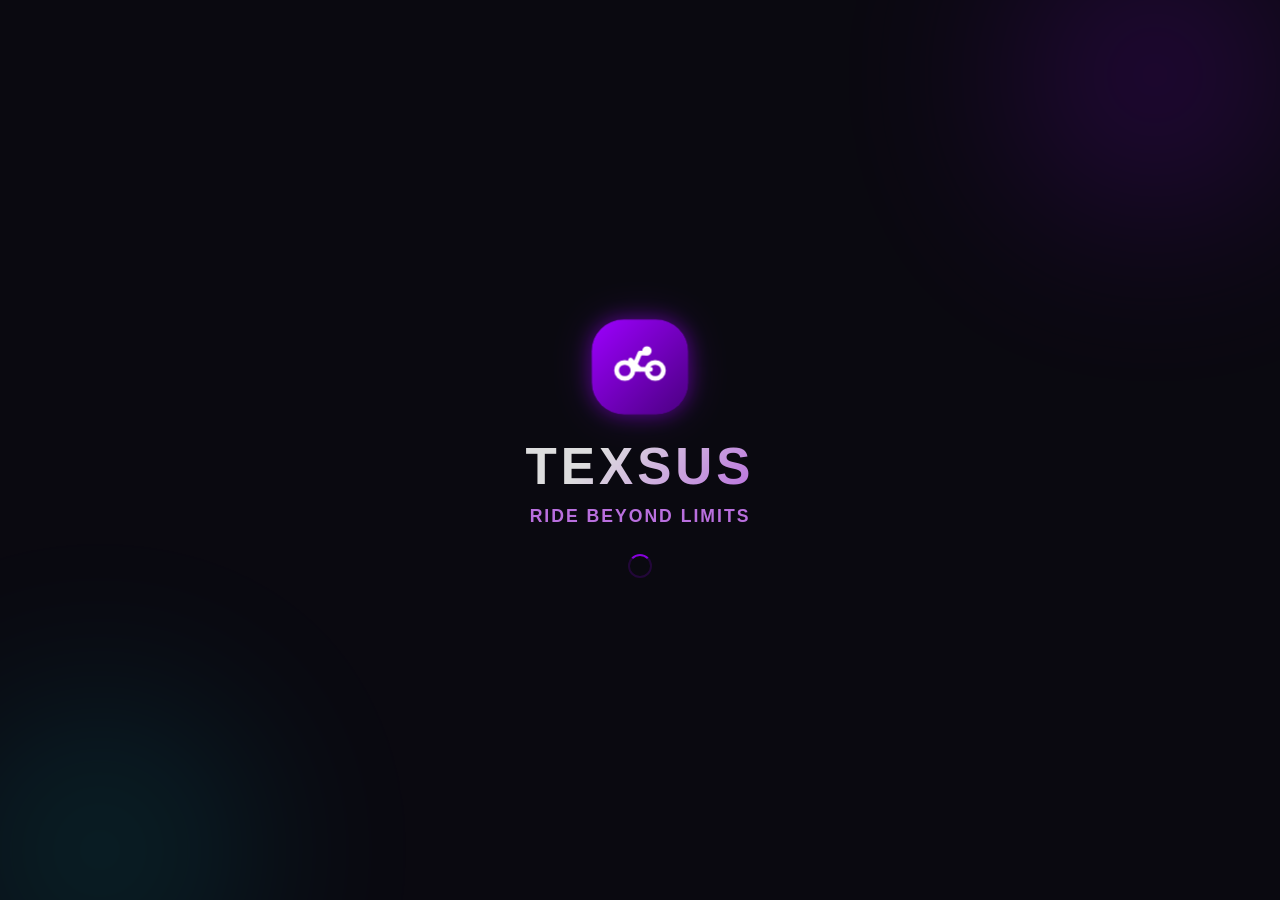
<file: index.html>
<!DOCTYPE html>
<html lang="en" data-theme="dark">
<head>
  <meta charset="UTF-8">
  <meta name="viewport" content="width=device-width, initial-scale=1.0, maximum-scale=1.0, user-scalable=no, viewport-fit=cover">
  <title>TEXSUS — Ride Beyond Limits | Premium 3D Bike Taxi</title>

  <!-- PWA & Mobile Meta Tags -->
  <meta name="description" content="TEXSUS - Premium 3D Bike Taxi Progressive Web Application. Ride Beyond Limits across India.">
  <meta name="theme-color" content="#9d00ff">
  <meta name="apple-mobile-web-app-capable" content="yes">
  <meta name="apple-mobile-web-app-status-bar-style" content="black-translucent">
  <meta name="apple-mobile-web-app-title" content="TEXSUS">
  <link rel="manifest" href="./manifest.webmanifest">
  <link rel="icon" type="image/svg+xml" href="./assets/icons/icon-192.svg">
  <link rel="apple-touch-icon" href="./assets/icons/icon-192.svg">

  <!-- Core Stylesheets -->
  <link rel="stylesheet" href="./css/reset.css">
  <link rel="stylesheet" href="./css/variables.css">
  <link rel="stylesheet" href="./css/themes.css">
  <link rel="stylesheet" href="./css/layout.css">
  <link rel="stylesheet" href="./css/components.css">
  <link rel="stylesheet" href="./css/animations.css">
  <link rel="stylesheet" href="./css/responsive.css">

  <!-- GSAP Animation Library (CDN with graceful fallback in animator.js) -->
  <script src="https://cdnjs.cloudflare.com/ajax/libs/gsap/3.12.5/gsap.min.js" integrity="sha512-7eHRwcbYkK4d9g/6tD/mhkf++qhIOayuvWFssIFvpH5TxckoSBKX679UmChpt3gsvhHSgyL14VNQR44ZBRPdQ==" crossorigin="anonymous" referrerpolicy="no-referrer"></script>
</head>
<body>
  <!-- Ambient 3D Neon Background Glows -->
  <div class="ambient-glow ambient-glow-1"></div>
  <div class="ambient-glow ambient-glow-2"></div>

  <!-- Primary Application Container -->
  <div id="app-root" class="app-shell">
    <!-- Rendered dynamically by Router (Splash -> Onboarding -> RoleSelect -> Customer / Driver / Admin / Owner) -->
  </div>

  <!-- Main ES Module Bootstrap -->
  <script type="module" src="./js/app.js"></script>
</body>
</html>
</file>
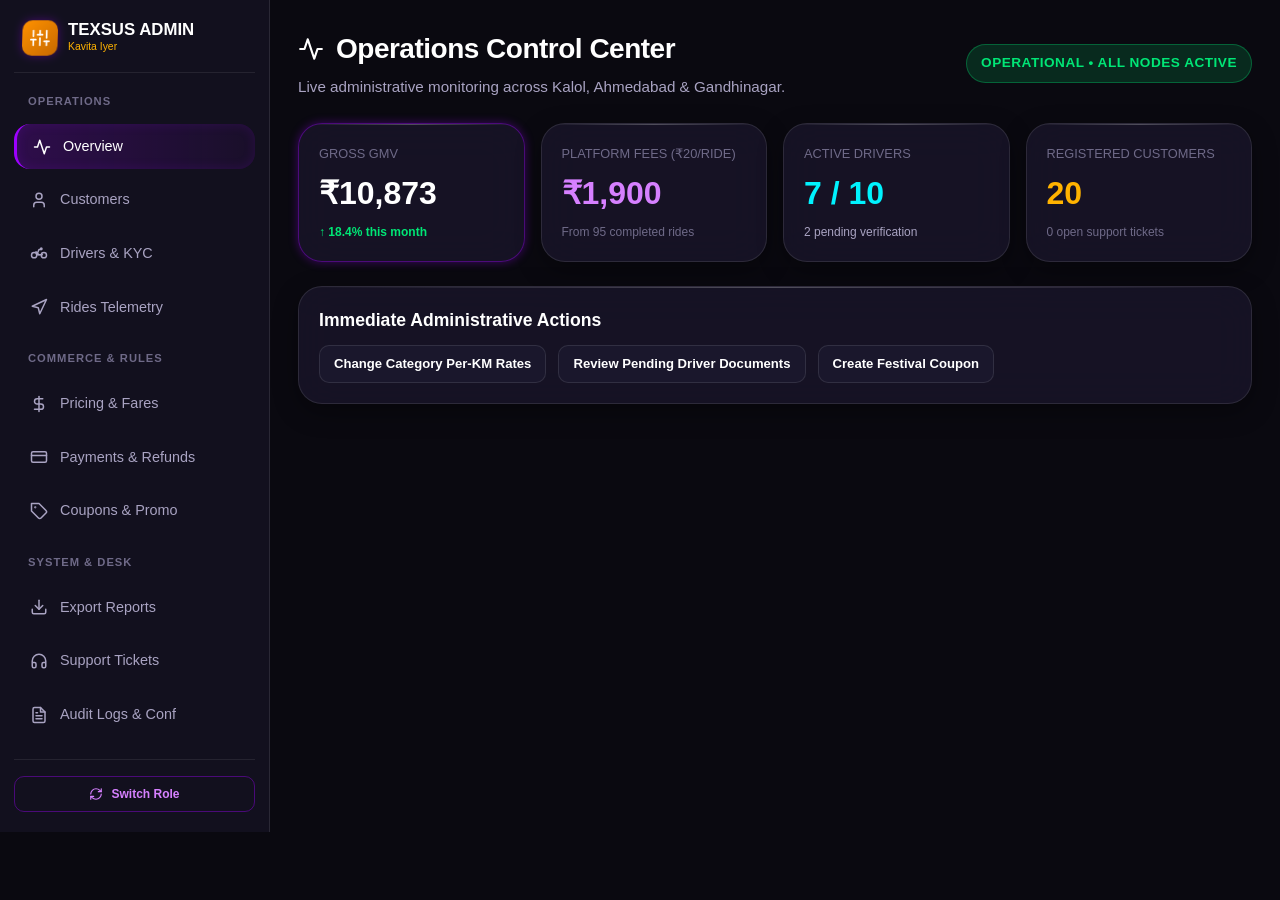
<file: pages/admin/index.html>
<!DOCTYPE html>
<html lang="en" data-theme="dark">
<head>
  <meta charset="UTF-8">
  <meta name="viewport" content="width=device-width, initial-scale=1.0, viewport-fit=cover">
  <title>TEXSUS — Operations Admin Console</title>
  <link rel="manifest" href="../../manifest.webmanifest">
  <link rel="icon" type="image/svg+xml" href="../../assets/icons/icon-192.svg">
  <link rel="stylesheet" href="../../css/reset.css">
  <link rel="stylesheet" href="../../css/variables.css">
  <link rel="stylesheet" href="../../css/themes.css">
  <link rel="stylesheet" href="../../css/layout.css">
  <link rel="stylesheet" href="../../css/components.css">
  <link rel="stylesheet" href="../../css/animations.css">
  <link rel="stylesheet" href="../../css/responsive.css">
</head>
<body>
  <div class="ambient-glow ambient-glow-1"></div>
  <div class="ambient-glow ambient-glow-2"></div>
  <div id="admin-root" class="app-shell"></div>

  <script type="module">
    import { store } from '../../js/storage/store.js';
    import { settings } from '../../js/utils/settings.js';
    import { i18n } from '../../js/utils/i18n.js';
    import { AdminView } from '../../js/admin/admin-view.js';

    document.addEventListener('DOMContentLoaded', () => {
      settings.init();
      i18n.translateDOM();
      store.setSession('admin', store.get('admins')[0]);
      const root = document.getElementById('admin-root');
      AdminView.render(root);
    });
  </script>
</body>
</html>
</file>
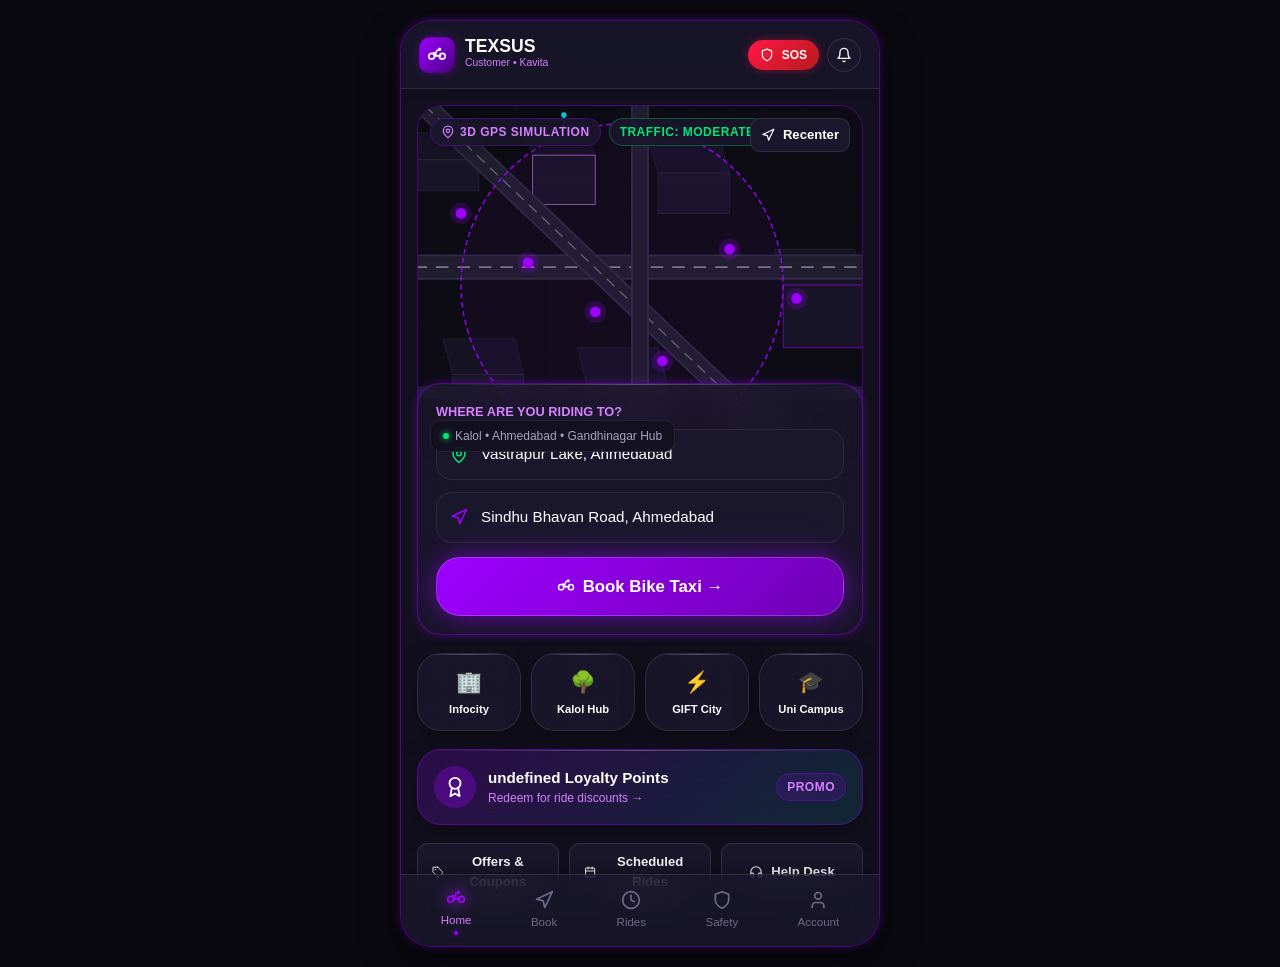
<file: pages/customer/index.html>
<!DOCTYPE html>
<html lang="en" data-theme="dark">
<head>
  <meta charset="UTF-8">
  <meta name="viewport" content="width=device-width, initial-scale=1.0, maximum-scale=1.0, user-scalable=no, viewport-fit=cover">
  <title>TEXSUS — Customer Portal | Ride Beyond Limits</title>
  <link rel="manifest" href="../../manifest.webmanifest">
  <link rel="icon" type="image/svg+xml" href="../../assets/icons/icon-192.svg">
  <link rel="stylesheet" href="../../css/reset.css">
  <link rel="stylesheet" href="../../css/variables.css">
  <link rel="stylesheet" href="../../css/themes.css">
  <link rel="stylesheet" href="../../css/layout.css">
  <link rel="stylesheet" href="../../css/components.css">
  <link rel="stylesheet" href="../../css/animations.css">
  <link rel="stylesheet" href="../../css/responsive.css">
</head>
<body>
  <div class="ambient-glow ambient-glow-1"></div>
  <div class="ambient-glow ambient-glow-2"></div>
  <div id="customer-root" class="app-shell"></div>

  <script type="module">
    import { store } from '../../js/storage/store.js';
    import { settings } from '../../js/utils/settings.js';
    import { i18n } from '../../js/utils/i18n.js';
    import { CustomerView } from '../../js/customer/customer-view.js';

    document.addEventListener('DOMContentLoaded', () => {
      settings.init();
      i18n.translateDOM();
      store.setSession('customer', store.getCurrentUser());
      const root = document.getElementById('customer-root');
      CustomerView.render(root);
    });
  </script>
</body>
</html>
</file>
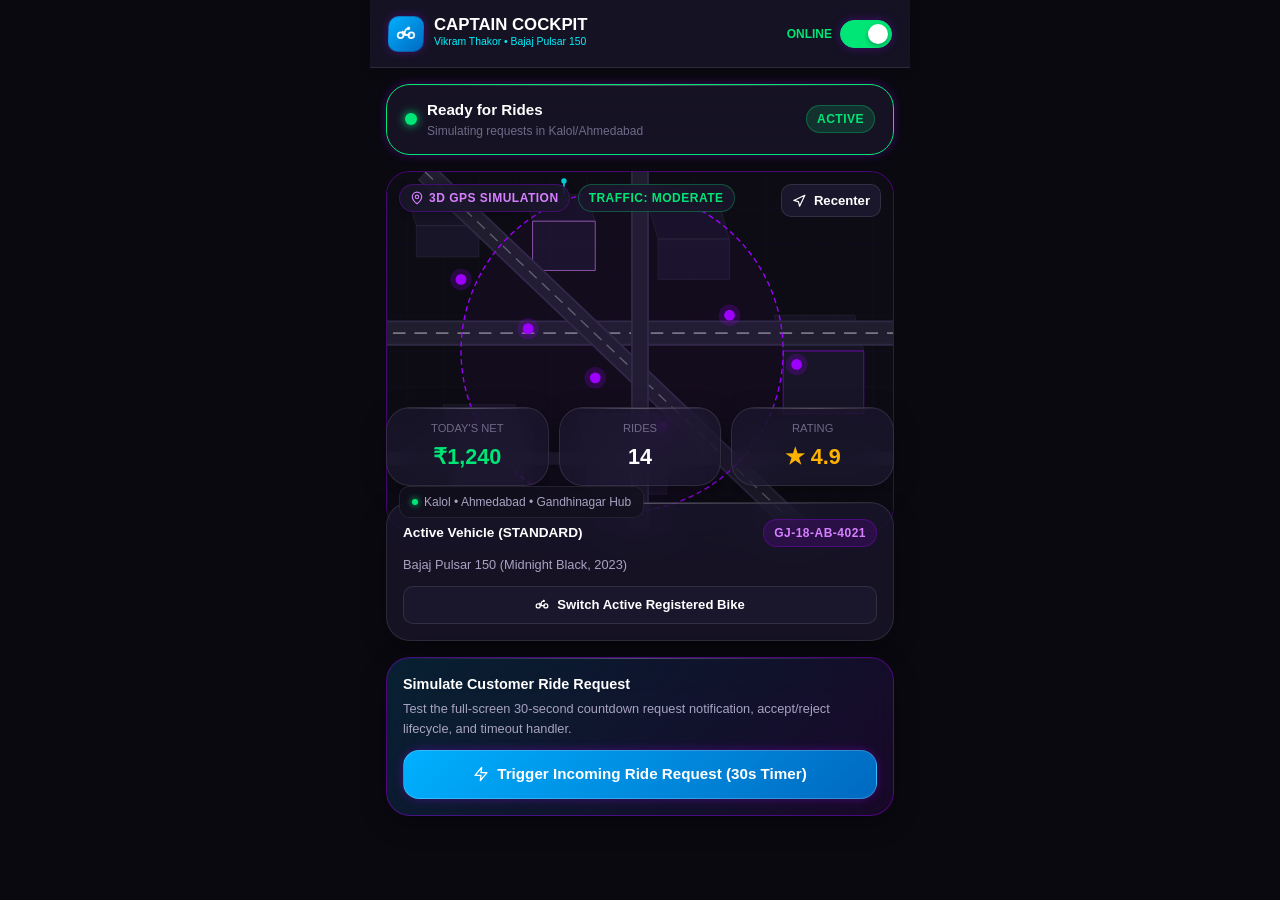
<file: pages/driver/index.html>
<!DOCTYPE html>
<html lang="en" data-theme="dark">
<head>
  <meta charset="UTF-8">
  <meta name="viewport" content="width=device-width, initial-scale=1.0, maximum-scale=1.0, user-scalable=no, viewport-fit=cover">
  <title>TEXSUS — Captain Cockpit | Ride Beyond Limits</title>
  <link rel="manifest" href="../../manifest.webmanifest">
  <link rel="icon" type="image/svg+xml" href="../../assets/icons/icon-192.svg">
  <link rel="stylesheet" href="../../css/reset.css">
  <link rel="stylesheet" href="../../css/variables.css">
  <link rel="stylesheet" href="../../css/themes.css">
  <link rel="stylesheet" href="../../css/layout.css">
  <link rel="stylesheet" href="../../css/components.css">
  <link rel="stylesheet" href="../../css/animations.css">
  <link rel="stylesheet" href="../../css/responsive.css">
</head>
<body>
  <div class="ambient-glow ambient-glow-1"></div>
  <div class="ambient-glow ambient-glow-2"></div>
  <div id="driver-root" class="app-shell"></div>

  <script type="module">
    import { store } from '../../js/storage/store.js';
    import { settings } from '../../js/utils/settings.js';
    import { i18n } from '../../js/utils/i18n.js';
    import { DriverView } from '../../js/driver/driver-view.js';

    document.addEventListener('DOMContentLoaded', () => {
      settings.init();
      i18n.translateDOM();
      store.setSession('driver', store.get('drivers')[0]);
      const root = document.getElementById('driver-root');
      DriverView.render(root);
    });
  </script>
</body>
</html>
</file>
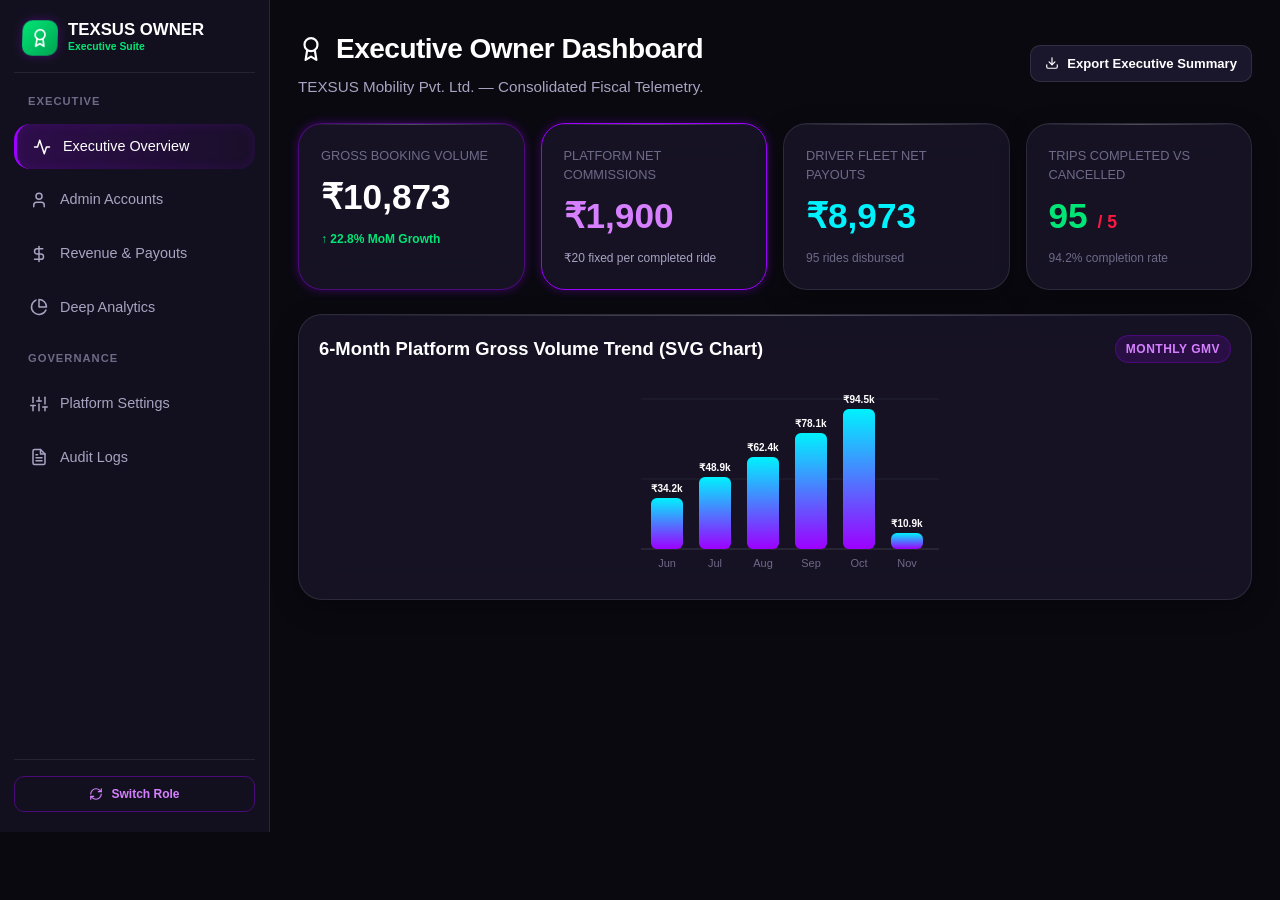
<file: pages/owner/index.html>
<!DOCTYPE html>
<html lang="en" data-theme="dark">
<head>
  <meta charset="UTF-8">
  <meta name="viewport" content="width=device-width, initial-scale=1.0, viewport-fit=cover">
  <title>TEXSUS — Executive Owner Suite</title>
  <link rel="manifest" href="../../manifest.webmanifest">
  <link rel="icon" type="image/svg+xml" href="../../assets/icons/icon-192.svg">
  <link rel="stylesheet" href="../../css/reset.css">
  <link rel="stylesheet" href="../../css/variables.css">
  <link rel="stylesheet" href="../../css/themes.css">
  <link rel="stylesheet" href="../../css/layout.css">
  <link rel="stylesheet" href="../../css/components.css">
  <link rel="stylesheet" href="../../css/animations.css">
  <link rel="stylesheet" href="../../css/responsive.css">
</head>
<body>
  <div class="ambient-glow ambient-glow-1"></div>
  <div class="ambient-glow ambient-glow-2"></div>
  <div id="owner-root" class="app-shell"></div>

  <script type="module">
    import { store } from '../../js/storage/store.js';
    import { settings } from '../../js/utils/settings.js';
    import { i18n } from '../../js/utils/i18n.js';
    import { OwnerView } from '../../js/owner/owner-view.js';

    document.addEventListener('DOMContentLoaded', () => {
      settings.init();
      i18n.translateDOM();
      store.setSession('owner', store.get('owner'));
      const root = document.getElementById('owner-root');
      OwnerView.render(root);
    });
  </script>
</body>
</html>
</file>
<file: css/variables.css>
/* variables.css - Brand tokens, 3D depths, and neon purple palette */
:root {
  /* Brand Neon Colors */
  --color-primary: #9d00ff;
  --color-primary-glow: #b833ff;
  --color-primary-light: #d680ff;
  --color-primary-dark: #6200a0;
  --color-primary-rgb: 157, 0, 255;
  
  --color-accent: #00f2fe;
  --color-accent-glow: #4facfe;
  
  --color-success: #00e676;
  --color-success-rgb: 0, 230, 118;
  --color-warning: #ffb300;
  --color-warning-rgb: 255, 179, 0;
  --color-danger: #ff1744;
  --color-danger-rgb: 255, 23, 68;
  --color-info: #00b0ff;

  /* Typography */
  --font-main: 'Segoe UI', -apple-system, BlinkMacSystemFont, Roboto, sans-serif;
  --font-display: 'Segoe UI', system-ui, sans-serif;
  --font-mono: 'SFMono-Regular', Consolas, 'Liberation Mono', Menlo, monospace;

  /* 3D Depth & Shadows */
  --shadow-sm: 0 2px 8px rgba(0, 0, 0, 0.25);
  --shadow-md: 0 8px 24px rgba(0, 0, 0, 0.35);
  --shadow-lg: 0 16px 40px rgba(0, 0, 0, 0.45);
  --shadow-neon: 0 0 20px rgba(157, 0, 255, 0.45), 0 0 40px rgba(157, 0, 255, 0.2);
  --shadow-neon-sm: 0 0 10px rgba(157, 0, 255, 0.35);
  --shadow-neon-hover: 0 0 25px rgba(184, 51, 255, 0.65), 0 0 60px rgba(157, 0, 255, 0.3);

  /* Border Radii */
  --radius-xs: 6px;
  --radius-sm: 10px;
  --radius-md: 16px;
  --radius-lg: 24px;
  --radius-xl: 32px;
  --radius-full: 9999px;

  /* Transitions */
  --transition-fast: 0.15s cubic-bezier(0.4, 0, 0.2, 1);
  --transition-normal: 0.25s cubic-bezier(0.4, 0, 0.2, 1);
  --transition-bounce: 0.4s cubic-bezier(0.34, 1.56, 0.64, 1);
  --transition-smooth: 0.5s cubic-bezier(0.16, 1, 0.3, 1);

  /* Layout dimensions */
  --header-height: 68px;
  --bottom-nav-height: 72px;
  --sidebar-width: 270px;
}
</file>
<file: css/themes.css>
/* themes.css - Dark (Default) & Light mode variables */
:root, [data-theme="dark"] {
  --bg-base: #0a0910;
  --bg-surface: #12101e;
  --bg-surface-elevated: #1a172c;
  --bg-surface-glass: rgba(26, 23, 44, 0.72);
  --bg-card: rgba(30, 26, 50, 0.6);
  --bg-card-hover: rgba(40, 35, 68, 0.75);
  
  --border-subtle: rgba(255, 255, 255, 0.08);
  --border-medium: rgba(255, 255, 255, 0.16);
  --border-glow: rgba(157, 0, 255, 0.4);
  --border-glow-active: rgba(184, 51, 255, 0.8);

  --text-primary: #ffffff;
  --text-secondary: #a9a3c2;
  --text-muted: #6f6a88;
  --text-inverse: #0a0910;

  --glass-blur: blur(20px);
  --glass-border: 1px solid rgba(255, 255, 255, 0.1);
  --map-bg: #0d0c15;
  --map-road: #1f1d2e;
  --map-road-border: #2e2a44;
  --map-building: #181528;
  --map-grid: rgba(157, 0, 255, 0.06);
}

[data-theme="light"] {
  --bg-base: #f5f4fb;
  --bg-surface: #ffffff;
  --bg-surface-elevated: #edeaf8;
  --bg-surface-glass: rgba(255, 255, 255, 0.85);
  --bg-card: rgba(255, 255, 255, 0.9);
  --bg-card-hover: rgba(245, 240, 255, 0.98);

  --border-subtle: rgba(157, 0, 255, 0.12);
  --border-medium: rgba(157, 0, 255, 0.22);
  --border-glow: rgba(157, 0, 255, 0.35);
  --border-glow-active: rgba(157, 0, 255, 0.7);

  --text-primary: #151226;
  --text-secondary: #575274;
  --text-muted: #8d87a7;
  --text-inverse: #ffffff;

  --glass-blur: blur(20px);
  --glass-border: 1px solid rgba(157, 0, 255, 0.15);
  --map-bg: #eae8f5;
  --map-road: #ffffff;
  --map-road-border: #dcd7ed;
  --map-building: #ded8f3;
  --map-grid: rgba(157, 0, 255, 0.08);
}
</file>
<file: css/layout.css>
/* layout.css - Viewport grids, app shell, role containers, navigation */
.app-shell {
  display: flex;
  flex-direction: column;
  min-height: 100vh;
  position: relative;
  overflow-x: hidden;
  background: var(--bg-base);
}

/* Background Ambient Glows */
.ambient-glow {
  position: fixed;
  border-radius: 50%;
  pointer-events: none;
  filter: blur(100px);
  z-index: 0;
  opacity: 0.35;
}
.ambient-glow-1 {
  width: 350px;
  height: 350px;
  top: -100px;
  right: -50px;
  background: radial-gradient(circle, var(--color-primary), transparent 70%);
}
.ambient-glow-2 {
  width: 400px;
  height: 400px;
  bottom: -150px;
  left: -100px;
  background: radial-gradient(circle, var(--color-accent), transparent 70%);
  opacity: 0.2;
}

/* Floating Glass Header */
.app-header {
  position: sticky;
  top: 0;
  height: var(--header-height);
  display: flex;
  align-items: center;
  justify-content: space-between;
  padding: 0 20px;
  background: var(--bg-surface-glass);
  backdrop-filter: var(--glass-blur);
  -webkit-backdrop-filter: var(--glass-blur);
  border-bottom: var(--glass-border);
  z-index: 100;
  box-shadow: var(--shadow-sm);
}

.brand-wrapper {
  display: flex;
  align-items: center;
  gap: 10px;
  cursor: pointer;
  perspective: 600px;
}

.brand-logo-badge {
  width: 40px;
  height: 40px;
  border-radius: var(--radius-sm);
  background: linear-gradient(135deg, var(--color-primary), #4a0080);
  display: flex;
  align-items: center;
  justify-content: center;
  color: #fff;
  box-shadow: var(--shadow-neon-sm);
  transform: rotateY(-10deg) rotateX(10deg);
  transition: transform var(--transition-bounce);
}

.brand-wrapper:hover .brand-logo-badge {
  transform: rotateY(0deg) rotateX(0deg) scale(1.05);
}

.brand-text {
  display: flex;
  flex-direction: column;
}

.brand-title {
  font-size: 1.35rem;
  font-weight: 900;
  letter-spacing: 1.5px;
  background: linear-gradient(135deg, #fff 30%, var(--color-primary-light) 100%);
  -webkit-background-clip: text;
  -webkit-text-fill-color: transparent;
  line-height: 1.1;
}

[data-theme="light"] .brand-title {
  background: linear-gradient(135deg, #1f1b3c 30%, var(--color-primary) 100%);
  -webkit-background-clip: text;
  -webkit-text-fill-color: transparent;
}

.brand-tagline {
  font-size: 0.65rem;
  text-transform: uppercase;
  letter-spacing: 1px;
  color: var(--color-primary-light);
  font-weight: 600;
}

.header-actions {
  display: flex;
  align-items: center;
  gap: 10px;
}

/* Mobile Bottom Navigation */
.bottom-nav {
  position: fixed;
  bottom: 0;
  left: 0;
  right: 0;
  height: var(--bottom-nav-height);
  background: var(--bg-surface-glass);
  backdrop-filter: var(--glass-blur);
  -webkit-backdrop-filter: var(--glass-blur);
  border-top: var(--glass-border);
  display: flex;
  align-items: center;
  justify-content: space-around;
  padding: 0 10px;
  z-index: 100;
  box-shadow: 0 -4px 20px rgba(0,0,0,0.3);
}

.nav-item {
  display: flex;
  flex-direction: column;
  align-items: center;
  gap: 4px;
  color: var(--text-muted);
  font-size: 0.72rem;
  font-weight: 500;
  transition: all var(--transition-normal);
  padding: 6px 12px;
  border-radius: var(--radius-sm);
  position: relative;
}

.nav-item.active {
  color: var(--color-primary-light);
  transform: translateY(-2px);
}

.nav-item.active .nav-icon {
  color: var(--color-primary);
  filter: drop-shadow(0 0 8px var(--color-primary-glow));
}

.nav-item .active-dot {
  position: absolute;
  bottom: 0;
  width: 4px;
  height: 4px;
  border-radius: 50%;
  background: var(--color-primary);
  box-shadow: 0 0 6px var(--color-primary);
  opacity: 0;
  transform: scale(0);
  transition: all var(--transition-fast);
}

.nav-item.active .active-dot {
  opacity: 1;
  transform: scale(1);
}

/* Desktop Dashboard Layout (Admin & Owner) */
.dashboard-layout {
  display: flex;
  min-height: calc(100vh - var(--header-height));
  width: 100%;
}

.sidebar {
  width: var(--sidebar-width);
  background: var(--bg-surface);
  border-right: var(--glass-border);
  display: flex;
  flex-direction: column;
  padding: 20px 14px;
  gap: 8px;
  flex-shrink: 0;
  z-index: 90;
}

.sidebar-heading {
  font-size: 0.7rem;
  text-transform: uppercase;
  color: var(--text-muted);
  font-weight: 700;
  letter-spacing: 1px;
  padding: 12px 14px 6px;
}

.sidebar-nav-item {
  display: flex;
  align-items: center;
  gap: 12px;
  padding: 12px 16px;
  border-radius: var(--radius-md);
  color: var(--text-secondary);
  font-size: 0.9rem;
  font-weight: 500;
  transition: all var(--transition-normal);
}

.sidebar-nav-item:hover {
  background: var(--bg-surface-elevated);
  color: var(--text-primary);
  transform: translateX(4px);
}

.sidebar-nav-item.active {
  background: linear-gradient(90deg, rgba(157, 0, 255, 0.2), rgba(157, 0, 255, 0.05));
  color: #fff;
  border-left: 3px solid var(--color-primary);
  box-shadow: inset 0 0 12px rgba(157, 0, 255, 0.15);
}

.dashboard-content {
  flex: 1;
  padding: 28px;
  overflow-y: auto;
  max-width: 1600px;
  margin: 0 auto;
  width: 100%;
}

/* Page content wrappers */
.view-container {
  padding-bottom: calc(var(--bottom-nav-height) + 20px);
  min-height: calc(100vh - var(--header-height));
  position: relative;
  z-index: 1;
}

@media (min-width: 1024px) {
  .view-container.with-sidebar {
    padding-bottom: 30px;
  }
}
</file>
<file: css/components.css>
/* components.css - 3D Cards, Buttons, Modals, Bottom Sheets, Form Controls, Tables, Badges */

/* 3D Container & Card System */
.perspective-container {
  perspective: 1200px;
}

.card-3d {
  background: var(--bg-card);
  border: var(--glass-border);
  border-radius: var(--radius-lg);
  backdrop-filter: var(--glass-blur);
  -webkit-backdrop-filter: var(--glass-blur);
  padding: 24px;
  position: relative;
  transition: transform var(--transition-bounce), box-shadow var(--transition-normal), border-color var(--transition-normal);
  transform-style: preserve-3d;
  box-shadow: var(--shadow-md);
  overflow: hidden;
}

.card-3d::before {
  content: '';
  position: absolute;
  top: 0;
  left: 0;
  right: 0;
  height: 1px;
  background: linear-gradient(90deg, transparent, rgba(255, 255, 255, 0.25), transparent);
  pointer-events: none;
}

.card-3d:hover {
  transform: translateY(-6px) rotateX(4deg);
  box-shadow: var(--shadow-lg), var(--shadow-neon-sm);
  border-color: var(--border-glow);
}

.card-neon {
  border-color: var(--border-glow);
  box-shadow: var(--shadow-neon-sm);
}

.card-neon:hover {
  box-shadow: var(--shadow-neon-hover);
  border-color: var(--border-glow-active);
}

/* Typography & Headings */
.page-title {
  font-size: 1.75rem;
  font-weight: 800;
  letter-spacing: -0.5px;
  color: var(--text-primary);
  margin-bottom: 6px;
  display: flex;
  align-items: center;
  gap: 12px;
}

.page-subtitle {
  font-size: 0.95rem;
  color: var(--text-secondary);
  margin-bottom: 24px;
}

.section-title {
  font-size: 1.2rem;
  font-weight: 700;
  color: var(--text-primary);
  margin-bottom: 14px;
  display: flex;
  align-items: center;
  justify-content: space-between;
}

/* Button System */
.btn {
  display: inline-flex;
  align-items: center;
  justify-content: center;
  gap: 8px;
  padding: 12px 22px;
  border-radius: var(--radius-md);
  font-weight: 600;
  font-size: 0.95rem;
  transition: all var(--transition-bounce);
  text-align: center;
  position: relative;
  overflow: hidden;
  user-select: none;
}

.btn:active {
  transform: scale(0.97);
}

.btn-primary {
  background: linear-gradient(135deg, var(--color-primary), #6f00b3);
  color: #ffffff;
  box-shadow: var(--shadow-neon-sm);
  border: 1px solid rgba(255, 255, 255, 0.2);
}

.btn-primary:hover {
  background: linear-gradient(135deg, var(--color-primary-glow), var(--color-primary));
  box-shadow: var(--shadow-neon-hover);
  transform: translateY(-2px);
}

.btn-secondary {
  background: var(--bg-surface-elevated);
  color: var(--text-primary);
  border: var(--glass-border);
}

.btn-secondary:hover {
  background: var(--bg-card-hover);
  border-color: var(--border-medium);
  transform: translateY(-2px);
}

.btn-outline {
  background: transparent;
  color: var(--color-primary-light);
  border: 1px solid var(--border-glow);
}

.btn-outline:hover {
  background: rgba(157, 0, 255, 0.12);
  border-color: var(--color-primary-glow);
}

.btn-danger {
  background: linear-gradient(135deg, var(--color-danger), #b71c1c);
  color: #fff;
  box-shadow: 0 4px 15px rgba(255, 23, 68, 0.35);
}

.btn-danger:hover {
  box-shadow: 0 6px 20px rgba(255, 23, 68, 0.5);
  transform: translateY(-2px);
}

.btn-success {
  background: linear-gradient(135deg, var(--color-success), #00a152);
  color: #05260f;
  font-weight: 700;
  box-shadow: 0 4px 15px rgba(0, 230, 118, 0.3);
}

.btn-sm {
  padding: 8px 14px;
  font-size: 0.82rem;
  border-radius: var(--radius-sm);
}

.btn-lg {
  padding: 16px 28px;
  font-size: 1.05rem;
  border-radius: var(--radius-lg);
}

.btn-icon-only {
  width: 42px;
  height: 42px;
  padding: 0;
  border-radius: 50%;
  display: flex;
  align-items: center;
  justify-content: center;
}

.btn-block {
  width: 100%;
}

/* Form Controls */
.form-group {
  margin-bottom: 18px;
  display: flex;
  flex-direction: column;
  gap: 6px;
}

.form-label {
  font-size: 0.85rem;
  font-weight: 600;
  color: var(--text-secondary);
  display: flex;
  align-items: center;
  justify-content: space-between;
}

.input-wrapper {
  position: relative;
  display: flex;
  align-items: center;
}

.input-icon {
  position: absolute;
  left: 14px;
  color: var(--text-muted);
  pointer-events: none;
  display: flex;
  align-items: center;
}

.form-input, .form-select, .form-textarea {
  width: 100%;
  padding: 13px 16px;
  background: var(--bg-surface-elevated);
  border: 1px solid var(--border-subtle);
  border-radius: var(--radius-md);
  color: var(--text-primary);
  font-size: 0.95rem;
  transition: all var(--transition-normal);
}

.input-with-icon {
  padding-left: 44px;
}

.form-input:focus, .form-select:focus, .form-textarea:focus {
  border-color: var(--color-primary);
  box-shadow: 0 0 0 3px rgba(157, 0, 255, 0.2);
  background: var(--bg-surface);
}

.form-textarea {
  resize: vertical;
  min-height: 90px;
}

/* Toggle Switch */
.switch {
  position: relative;
  display: inline-block;
  width: 52px;
  height: 28px;
}

.switch input {
  opacity: 0;
  width: 0;
  height: 0;
}

.slider {
  position: absolute;
  cursor: pointer;
  top: 0;
  left: 0;
  right: 0;
  bottom: 0;
  background-color: var(--bg-surface-elevated);
  border: 1px solid var(--border-medium);
  transition: var(--transition-normal);
  border-radius: 34px;
}

.slider:before {
  position: absolute;
  content: "";
  height: 20px;
  width: 20px;
  left: 3px;
  bottom: 3px;
  background-color: white;
  transition: var(--transition-normal);
  border-radius: 50%;
  box-shadow: 0 2px 5px rgba(0,0,0,0.3);
}

input:checked + .slider {
  background-color: var(--color-primary);
  border-color: var(--color-primary-glow);
  box-shadow: var(--shadow-neon-sm);
}

input:checked + .slider:before {
  transform: translateX(24px);
}

/* Badges & Status Pills */
.badge {
  display: inline-flex;
  align-items: center;
  gap: 5px;
  padding: 4px 10px;
  border-radius: var(--radius-full);
  font-size: 0.75rem;
  font-weight: 700;
  text-transform: uppercase;
  letter-spacing: 0.5px;
}

.badge-purple {
  background: rgba(157, 0, 255, 0.15);
  color: var(--color-primary-light);
  border: 1px solid rgba(157, 0, 255, 0.3);
}

.badge-success {
  background: rgba(0, 230, 118, 0.15);
  color: var(--color-success);
  border: 1px solid rgba(0, 230, 118, 0.3);
}

.badge-warning {
  background: rgba(255, 179, 0, 0.15);
  color: var(--color-warning);
  border: 1px solid rgba(255, 179, 0, 0.3);
}

.badge-danger {
  background: rgba(255, 23, 68, 0.15);
  color: var(--color-danger);
  border: 1px solid rgba(255, 23, 68, 0.3);
}

.badge-info {
  background: rgba(0, 176, 255, 0.15);
  color: var(--color-info);
  border: 1px solid rgba(0, 176, 255, 0.3);
}

/* Modal Dialog System */
.modal-overlay {
  position: fixed;
  top: 0;
  left: 0;
  right: 0;
  bottom: 0;
  background: rgba(8, 7, 14, 0.78);
  backdrop-filter: blur(10px);
  -webkit-backdrop-filter: blur(10px);
  display: flex;
  align-items: center;
  justify-content: center;
  padding: 20px;
  z-index: 999;
  opacity: 0;
  pointer-events: none;
  transition: opacity var(--transition-normal);
}

.modal-overlay.active {
  opacity: 1;
  pointer-events: auto;
}

.modal-content {
  background: var(--bg-surface);
  border: var(--glass-border);
  border-radius: var(--radius-xl);
  max-width: 520px;
  width: 100%;
  max-height: 90vh;
  overflow-y: auto;
  padding: 30px;
  position: relative;
  box-shadow: var(--shadow-lg), var(--shadow-neon-sm);
  transform: scale(0.92) translateY(20px);
  transition: transform var(--transition-bounce);
}

.modal-overlay.active .modal-content {
  transform: scale(1) translateY(0);
}

.modal-header {
  display: flex;
  align-items: center;
  justify-content: space-between;
  margin-bottom: 20px;
}

.modal-title {
  font-size: 1.35rem;
  font-weight: 700;
  color: var(--text-primary);
}

.modal-close {
  background: var(--bg-surface-elevated);
  border: var(--glass-border);
  width: 36px;
  height: 36px;
  border-radius: 50%;
  display: flex;
  align-items: center;
  justify-content: center;
  color: var(--text-secondary);
  transition: all var(--transition-fast);
}

.modal-close:hover {
  color: var(--text-primary);
  background: var(--color-primary);
}

/* Draggable / Swipeable Bottom Sheet */
.bottom-sheet-backdrop {
  position: fixed;
  top: 0;
  left: 0;
  right: 0;
  bottom: 0;
  background: rgba(0, 0, 0, 0.6);
  z-index: 150;
  opacity: 0;
  pointer-events: none;
  transition: opacity var(--transition-normal);
}

.bottom-sheet-backdrop.active {
  opacity: 1;
  pointer-events: auto;
}

.bottom-sheet {
  position: fixed;
  bottom: 0;
  left: 0;
  right: 0;
  background: var(--bg-surface);
  border-top: var(--glass-border);
  border-radius: var(--radius-xl) var(--radius-xl) 0 0;
  box-shadow: 0 -10px 40px rgba(0,0,0,0.5);
  z-index: 160;
  max-height: 85vh;
  overflow-y: auto;
  padding: 12px 20px 30px;
  transform: translateY(100%);
  transition: transform var(--transition-bounce);
}

.bottom-sheet.open {
  transform: translateY(0);
}

.sheet-handle {
  width: 44px;
  height: 5px;
  border-radius: 3px;
  background: var(--border-medium);
  margin: 0 auto 16px;
  cursor: grab;
}

/* Tables */
.table-container {
  overflow-x: auto;
  border-radius: var(--radius-md);
  border: var(--glass-border);
  background: var(--bg-surface);
}

.data-table {
  width: 100%;
  border-collapse: collapse;
  text-align: left;
  font-size: 0.9rem;
}

.data-table th {
  background: var(--bg-surface-elevated);
  padding: 14px 18px;
  color: var(--text-muted);
  font-weight: 600;
  text-transform: uppercase;
  font-size: 0.75rem;
  letter-spacing: 0.5px;
  border-bottom: var(--glass-border);
}

.data-table td {
  padding: 14px 18px;
  color: var(--text-primary);
  border-bottom: 1px solid var(--border-subtle);
  vertical-align: middle;
}

.data-table tr:hover td {
  background: rgba(157, 0, 255, 0.04);
}

/* Toast System */
.toast-container {
  position: fixed;
  top: 20px;
  right: 20px;
  z-index: 9999;
  display: flex;
  flex-direction: column;
  gap: 10px;
  pointer-events: none;
}

.toast {
  pointer-events: auto;
  background: var(--bg-surface-elevated);
  border: var(--glass-border);
  border-left: 4px solid var(--color-primary);
  border-radius: var(--radius-md);
  padding: 14px 20px;
  box-shadow: var(--shadow-lg);
  display: flex;
  align-items: center;
  gap: 12px;
  min-width: 280px;
  max-width: 380px;
  transform: translateX(120%);
  transition: transform var(--transition-bounce);
}

.toast.show {
  transform: translateX(0);
}

.toast.toast-success {
  border-left-color: var(--color-success);
}

.toast.toast-danger {
  border-left-color: var(--color-danger);
}

.toast.toast-warning {
  border-left-color: var(--color-warning);
}

.toast-content {
  flex: 1;
}

.toast-title {
  font-weight: 700;
  font-size: 0.9rem;
  color: var(--text-primary);
}

.toast-message {
  font-size: 0.8rem;
  color: var(--text-secondary);
}

/* Empty State Card */
.empty-state {
  padding: 48px 24px;
  text-align: center;
  display: flex;
  flex-direction: column;
  align-items: center;
  gap: 16px;
}

.empty-icon-wrap {
  width: 72px;
  height: 72px;
  border-radius: 50%;
  background: rgba(157, 0, 255, 0.1);
  display: flex;
  align-items: center;
  justify-content: center;
  color: var(--color-primary-light);
  margin-bottom: 8px;
}

.empty-title {
  font-size: 1.25rem;
  font-weight: 700;
  color: var(--text-primary);
}

.empty-desc {
  font-size: 0.9rem;
  color: var(--text-secondary);
  max-width: 340px;
}
</file>
<file: css/animations.css>
/* animations.css - GSAP companion, keyframes, 3D pulses and transitions */

@keyframes neonPulse {
  0%, 100% {
    box-shadow: 0 0 15px rgba(157, 0, 255, 0.4), 0 0 30px rgba(157, 0, 255, 0.2);
  }
  50% {
    box-shadow: 0 0 25px rgba(184, 51, 255, 0.7), 0 0 50px rgba(157, 0, 255, 0.35);
  }
}

@keyframes radarPing {
  0% {
    transform: scale(0.6);
    opacity: 0.9;
  }
  100% {
    transform: scale(2.4);
    opacity: 0;
  }
}

@keyframes routeDraw {
  to {
    stroke-dashoffset: 0;
  }
}

@keyframes floatY {
  0%, 100% {
    transform: translateY(0px) rotateZ(0deg);
  }
  50% {
    transform: translateY(-8px) rotateZ(1deg);
  }
}

@keyframes spin {
  to { transform: rotate(360deg); }
}

@keyframes shimmer {
  0% { background-position: -200% 0; }
  100% { background-position: 200% 0; }
}

.animate-pulse-neon {
  animation: neonPulse 2.5s infinite ease-in-out;
}

.animate-float {
  animation: floatY 4s infinite ease-in-out;
}

.radar-ping {
  position: absolute;
  width: 100%;
  height: 100%;
  border-radius: 50%;
  background: var(--color-primary);
  animation: radarPing 2s infinite cubic-bezier(0, 0, 0.2, 1);
  pointer-events: none;
}

.radar-ping-danger {
  background: var(--color-danger);
}

.skeleton {
  background: linear-gradient(90deg, var(--bg-surface-elevated) 25%, var(--bg-card-hover) 50%, var(--bg-surface-elevated) 75%);
  background-size: 200% 100%;
  animation: shimmer 1.8s infinite;
  border-radius: var(--radius-sm);
}

.spinner {
  width: 28px;
  height: 28px;
  border: 3px solid rgba(157, 0, 255, 0.2);
  border-top-color: var(--color-primary);
  border-radius: 50%;
  animation: spin 0.8s linear infinite;
  display: inline-block;
}

/* Page Transition Fades */
.page-fade-enter {
  opacity: 0;
  transform: translateY(12px) scale(0.99);
}

.page-fade-enter-active {
  opacity: 1;
  transform: translateY(0) scale(1);
  transition: opacity 0.3s cubic-bezier(0.16, 1, 0.3, 1), transform 0.3s cubic-bezier(0.16, 1, 0.3, 1);
}

/* Reduced Motion and in-app disable */
@media (prefers-reduced-motion: reduce) {
  *, *::before, *::after {
    animation-duration: 0.01ms !important;
    animation-iteration-count: 1 !important;
    transition-duration: 0.01ms !important;
    scroll-behavior: auto !important;
  }
}

[data-animations="false"] * {
  animation: none !important;
  transition: none !important;
}
</file>
<file: css/responsive.css>
/* responsive.css - Mobile-first breakpoints & adaptive layouts */

/* Mobile view (< 768px) */
@media (max-width: 767px) {
  .desktop-only {
    display: none !important;
  }
  .sidebar {
    display: none !important;
  }
  .dashboard-layout {
    flex-direction: column;
  }
  .dashboard-content {
    padding: 16px;
    padding-bottom: 90px;
  }
  .app-header {
    padding: 0 14px;
  }
  .modal-content {
    padding: 20px;
    border-radius: var(--radius-lg);
  }
  .role-cards-grid {
    grid-template-columns: 1fr !important;
  }
}

/* Tablet (768px - 1023px) */
@media (min-width: 768px) and (max-width: 1023px) {
  .mobile-only {
    display: none !important;
  }
  .sidebar {
    width: 220px;
  }
  .dashboard-content {
    padding: 22px;
  }
  .role-cards-grid {
    grid-template-columns: repeat(2, 1fr) !important;
  }
}

/* Desktop (>= 1024px) */
@media (min-width: 1024px) {
  .mobile-only {
    display: none !important;
  }
  .bottom-nav {
    display: none !important;
  }
  .view-container {
    padding-bottom: 30px;
  }
  .role-cards-grid {
    grid-template-columns: repeat(4, 1fr) !important;
  }
  /* On desktop customer view, show floating centered phone preview or expansive desktop UI */
  .customer-mobile-frame {
    max-width: 480px;
    margin: 20px auto;
    border-radius: var(--radius-xl);
    box-shadow: var(--shadow-lg), var(--shadow-neon-sm);
    border: 1px solid var(--border-glow);
    background: var(--bg-surface);
    overflow: hidden;
    position: relative;
    min-height: 820px;
  }
  .customer-mobile-frame .bottom-nav {
    display: flex !important;
    position: absolute;
    width: 100%;
  }
}
</file>
